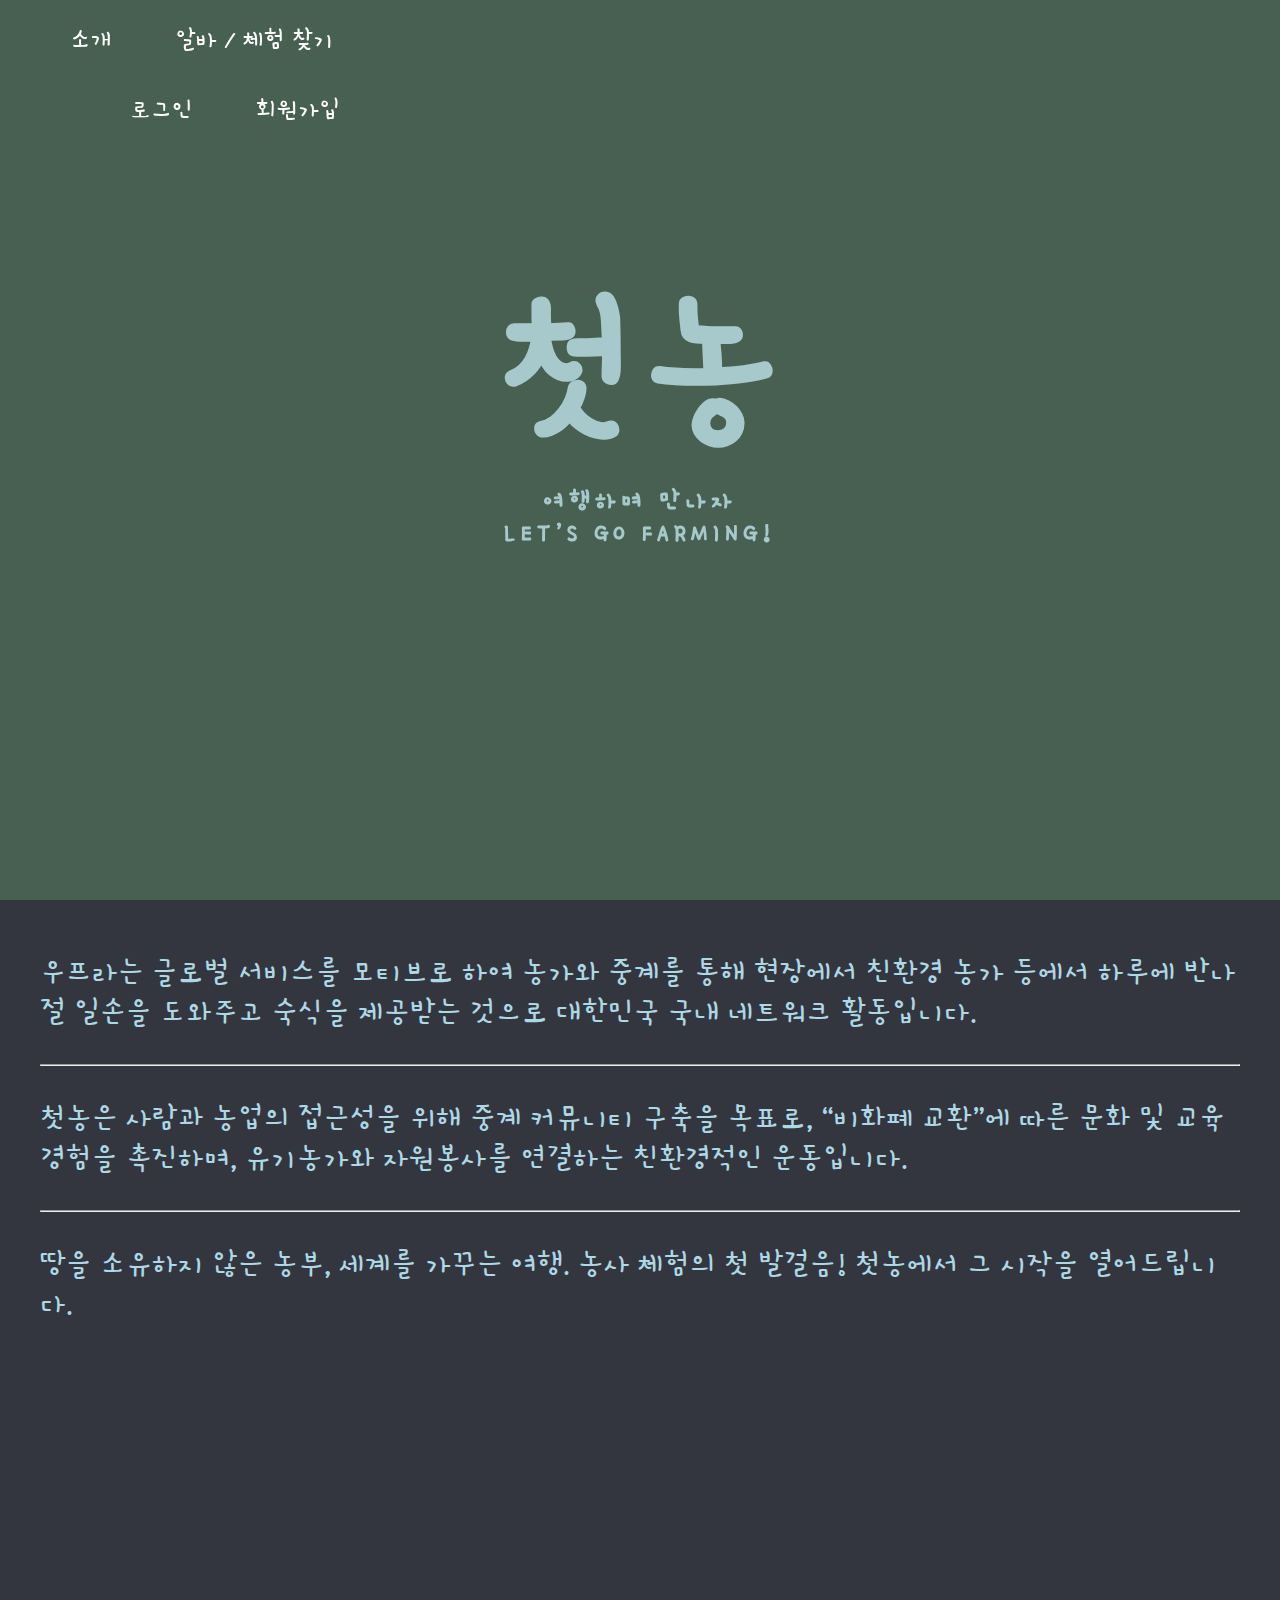
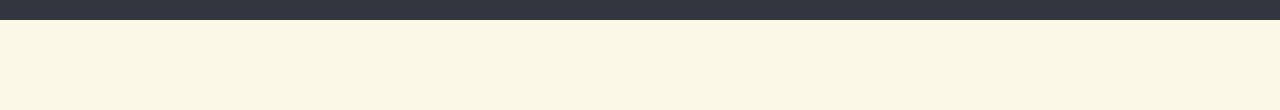
<file: index.html>
<!DOCTYPE html>
<html lang="en">

<head>
    <meta charset="UTF-8">
    <meta http-equiv="X-UA-Compatible" content="IE=edge">
    <meta name="viewport" content="width=device-width, initial-scale=1.0">

    <title>첫농 | 소개</title>

    <!-- CSS -->
    <link rel="stylesheet" href="./css/index.css" />
    <link href="https://cdn.jsdelivr.net/npm/bootstrap@5.1.3/dist/css/bootstrap.min.css" rel="stylesheet"
        integrity="sha384-1BmE4kWBq78iYhFldvKuhfTAU6auU8tT94WrHftjDbrCEXSU1oBoqyl2QvZ6jIW3" crossorigin="anonymous">

    <!-- JS -->
    <script src="//t1.daumcdn.net/mapjsapi/bundle/postcode/prod/postcode.v2.js"></script>
    <script src="https://cdn.jsdelivr.net/npm/bootstrap@5.1.3/dist/js/bootstrap.bundle.min.js"
        integrity="sha384-ka7Sk0Gln4gmtz2MlQnikT1wXgYsOg+OMhuP+IlRH9sENBO0LRn5q+8nbTov4+1p" crossorigin="anonymous">
        </script>
    <script src="https://ajax.googleapis.com/ajax/libs/jquery/3.5.1/jquery.min.js"></script>
    <script src="./js/style_js/index.js"></script>
</head>

<body style="background-color: #FCF8E8;">
    <!-- 네비게이션 바 -->
    <header>
        <nav class="navbar fixed-top navbar-light" style="padding-top: 0; padding-bottom: 0;" id="navigationBar">
            <ul>
                <li class="btn_hover">
                    <a href="index.html" class="link">소개</a>
                </li>
                <li class="btn_hover">
                    <a href="search_article.html" class="link">알바 / 체험 찾기</a>
                </li>
                <li class="btn_hover">
                    <a href="articleupload.html" class="link" id="a_article">공고 등록</a>
                </li>
            </ul>
            <ul>
                <li class="btn_hover">
                    <a id="a_mypage" class="link" onclick="handle_enter_mypage()">
                        마이페이지
                    </a>
                </li>
                <li class="btn_hover">
                    <a id="a_logout" class="nav-logout" onclick="handle_logout()">
                        로그아웃
                    </a>
                </li>
                <li class="btn_hover">
                    <a id="a_login" class="nav-signin" href="signin.html">
                        로그인
                    </a>
                </li>
                <li class="btn_hover">
                    <a id="a_signup" class="nav-signup" href="signup.html">
                        회원가입
                    </a>
                </li>
            </ul>
        </nav>
        <div class="overlay">
            <div class="parallax" style="font-family: 'Gamja Flower', cursive;">
                <h1>첫농<span>여행하며 만나자</span><span>Let’s go Farming!</span></h1>
                <div class="one"></div>
                <div class="two"></div>
                <div class="three"></div>
                <div class="four"></div>
                <div class="five"></div>
            </div>
        </div>
    </header>
    <main>
        <div class="container">
            <p>우프라는 글로벌 서비스를 모티브로 하여 농가와 중계를 통해 현장에서 친환경 농가 등에서 하루에 반나절 일손을 도와주고 숙식을 제공받는 것으로 대한민국 국내 네트워크 활동입니다.</p>
            <hr>
            <p>첫농은 사람과 농업의 접근성을 위해 중계 커뮤니티 구축을 목표로, “비화폐 교환”에 따른 문화 및 교육 경험을 촉진하며, 유기농가와 자원봉사를 연결하는 친환경적인 운동입니다.</p>
            <hr>
            <p>땅을 소유하지 않은 농부, 세계를 가꾸는 여행. 농사 체험의 첫 발걸음! 첫농에서 그 시작을 열어드립니다.</p>
        </div>
    </main>
    <footer>
        <p>Copyright All Rights Reserved © 2022 Team Sparta Camp 2th</p>
    </footer>

    <!-- active js -->
    <script src="./js/nav.js"></script>
</body>

</html>
</file>
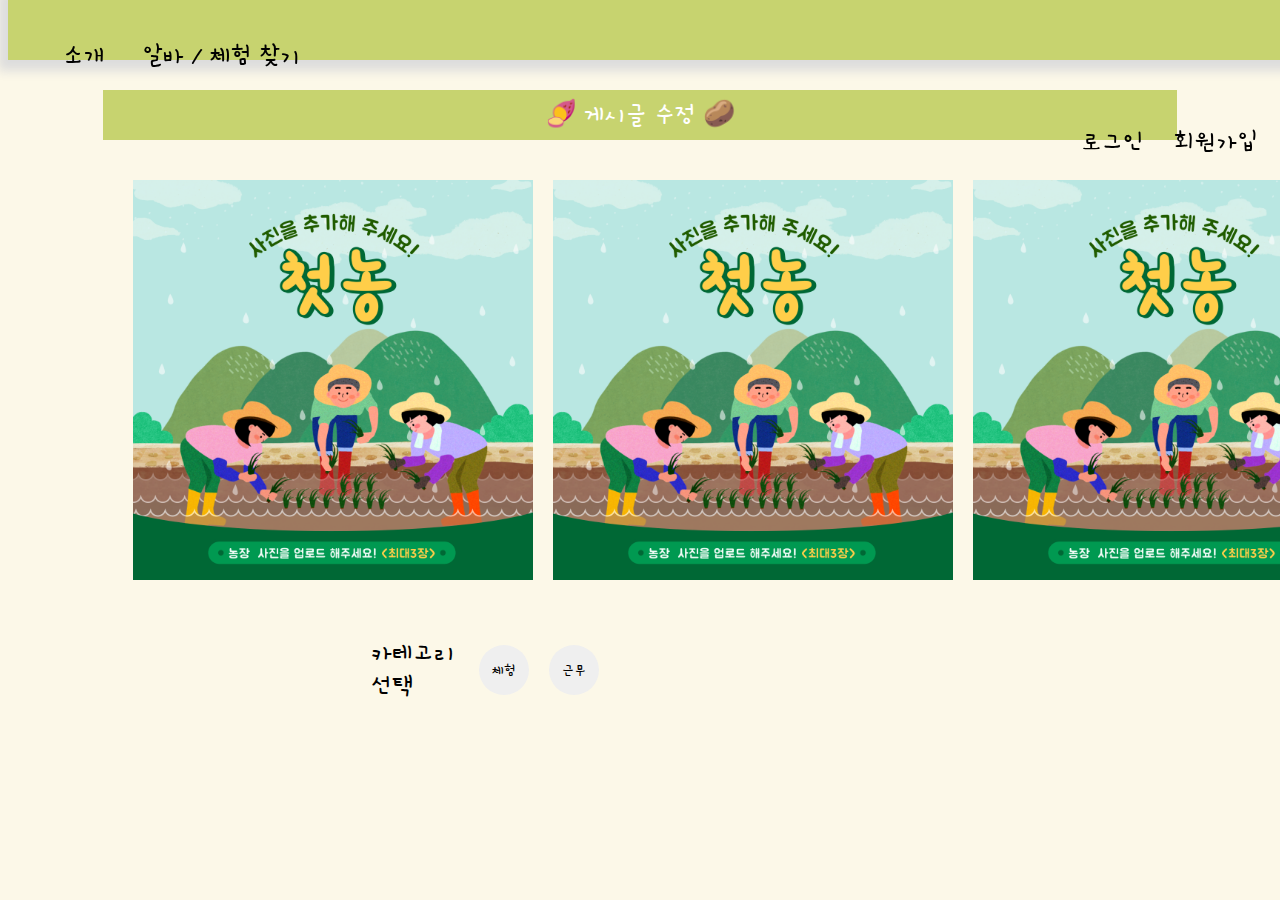
<file: article_edit.html>
<!doctype html>
<html lang="en">

<head>
    <meta charset="UTF-8">
    <meta http-equiv="X-UA-Compatible" content="IE=edge">
    <meta name="viewport"
        content="width=device-width, initial-scale=1.0, maximum-scale=1.0, minimum-scale=1.0, user-scalable=no">
    <meta http-equiv="X-UA-Compatible" content="ie=edge">

    <link href="css/articleupload.css" rel="stylesheet" type="text/css" />
    <script src="//t1.daumcdn.net/mapjsapi/bundle/postcode/prod/postcode.v2.js"></script>
    <script src="https://ajax.googleapis.com/ajax/libs/jquery/3.5.1/jquery.min.js"></script>

    <link rel="stylesheet" href="./css/nav.css" />
    <link href="https://cdn.jsdelivr.net/npm/bootstrap@5.1.3/dist/css/bootstrap.min.css" rel="stylesheet"
        integrity="sha384-1BmE4kWBq78iYhFldvKuhfTAU6auU8tT94WrHftjDbrCEXSU1oBoqyl2QvZ6jIW3" crossorigin="anonymous">
    <title>게시글 수정</title>
</head>

<body style="background-color: #FCF8E8;">
    <header style="z-index: 1000;">
        <nav class="navbar fixed-top navbar-light bg-light"
            style="background-color: #C7D36F; padding-top: 0; padding-bottom: 0;" id="navigationBar">
            <ul>
                <li>
                    <a href="index.html" class="link">소개</a>
                </li>
                <li>
                    <a href="search_article.html" class="link">알바 / 체험 찾기</a>
                </li>
                <li>
                    <a href="articleupload.html" class="link" id="a_article">공고 등록</a>
                </li>
            </ul>
            <ul>
                <li>
                    <a id="a_logout" style="float:right; margin-right:15px;" onclick="handle_logout()">
                        로그아웃
                    </a>
                </li>
                <li>
                    <a id="a_mypage" style="float:right;" onclick="handle_enter_mypage()" class="link">
                        마이페이지
                    </a>
                </li>
                <li>
                    <a id="a_signup" style="float:right; margin-right: 15px;" class="nav-signup" href="signup.html">
                        회원가입
                    </a>
                </li>
                <li>
                    <a id="a_login" style="float:right" class="nav-signin" href="signin.html">
                        로그인
                    </a>
                </li>
            </ul>
        </nav>
    </header>
    <div class="main_container">
        <!-- 타이틀 -->
        <div class="title_container" id="title_container">
            <div class="title">
                🍠 게시글 수정 🥔
            </div>
        </div>
        <!-- 이미지  -->
        <div class="file_upload_container">
            <div class="file_upload">
                <input class="file_choice" type="file" id="img" name="imageSelector"
                    accept="image/jpeg, image/jpg, image/png" multiple>
                <img class="img_read" src="img/upload.png" id="img_section">
            </div>
            <div class="file_upload">
                <input class="file_choice" type="file" id="img2" name="imageSelector"
                    accept="image/jpeg, image/jpg, image/png" multiple>
                <img class="img_read" src="img/upload.png" id="img_section2">
            </div>
            <div class="file_upload">
                <input class="file_choice" type="file" id="img3" name="imageSelector"
                    accept="image/jpeg, image/jpg, image/png" multiple>
                <img class="img_read" src="img/upload.png" id="img_section3">
            </div>
        </div>

        <div class="top_box">
            <!-- 왼쪽 화면 -->
            <div class="top_left" id="value">

                <!-- 메인박스 -->

                <div class="category_box">
                    <div class="category_title">카테고리 선택</div>
                    <div class="category_input_box">
                        <button class="category_button" id="category1">체험</button>
                        <button class="category_button" id="category2">근무</button>
                    </div>
                </div>
            </div>
        </div>

        <script src="js/article_edit.js"></script>
        <script src="./js/nav.js"></script>
</body>

</html>
</file>
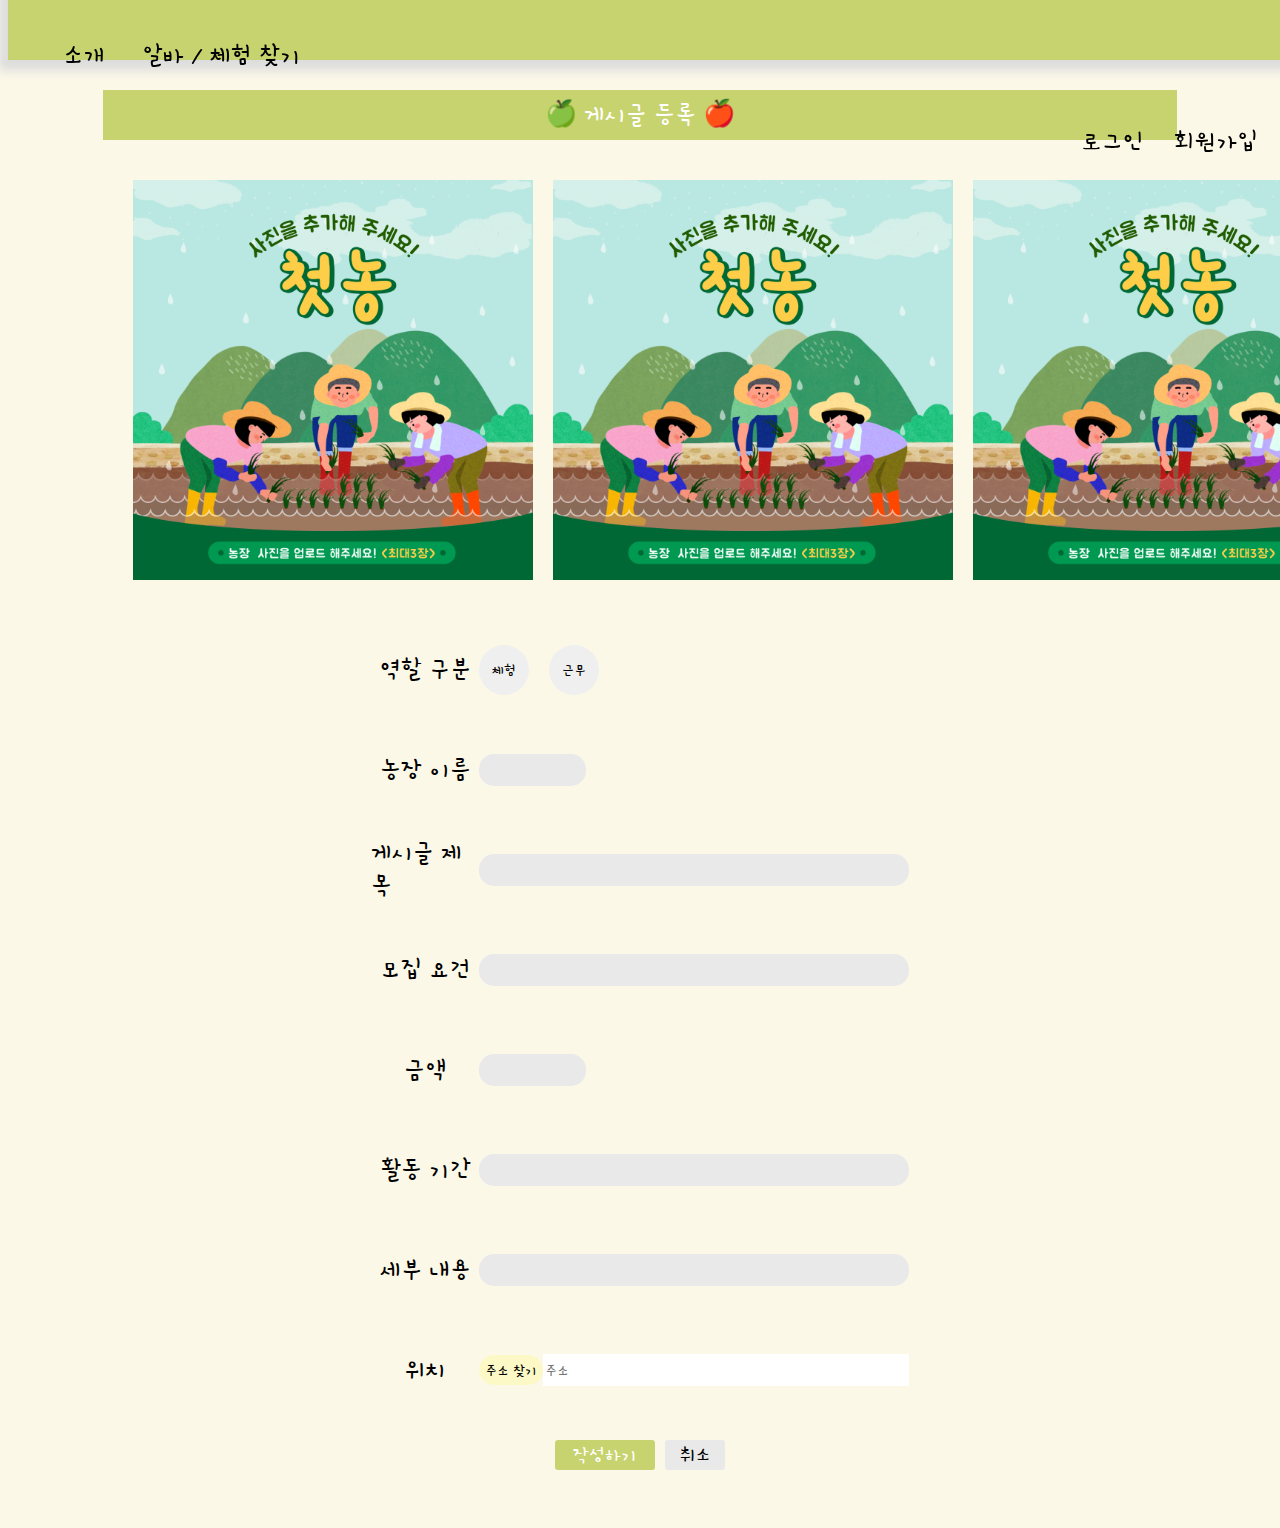
<file: articleupload.html>
<!doctype html>
<html lang="en">

<head>
    <meta charset="UTF-8">
    <meta http-equiv="X-UA-Compatible" content="IE=edge">
    <meta name="viewport"
        content="width=device-width, initial-scale=1.0, maximum-scale=1.0, minimum-scale=1.0, user-scalable=no">
    <meta http-equiv="X-UA-Compatible" content="ie=edge">
    <script src="//t1.daumcdn.net/mapjsapi/bundle/postcode/prod/postcode.v2.js"></script>
    <script src="https://ajax.googleapis.com/ajax/libs/jquery/3.5.1/jquery.min.js"></script>

    <link href="https://fonts.googleapis.com/css2?family=Gamja+Flower&family=Jua&display=swap" rel="stylesheet">
    
    <link href="css/articleupload.css" rel="stylesheet" type="text/css" />
    <link rel="stylesheet" href="./css/nav.css" />
    <link href="https://cdn.jsdelivr.net/npm/bootstrap@5.1.3/dist/css/bootstrap.min.css" rel="stylesheet"
        integrity="sha384-1BmE4kWBq78iYhFldvKuhfTAU6auU8tT94WrHftjDbrCEXSU1oBoqyl2QvZ6jIW3" crossorigin="anonymous">

    <title>게시글 등록</title>
</head>

<body style="background-color: #FCF8E8;">
    <header style="z-index: 1000;">
        <nav class="navbar fixed-top navbar-light" style="background-color: #C7D36F; padding-top: 0; padding-bottom: 0;" id="navigationBar">
            <ul>
                <li>
                    <a href="index.html" class="link">소개</a>
                </li>
                <li>
                    <a href="search_article.html" class="link">알바 / 체험 찾기</a>
                </li>
                <li>
                    <a href="articleupload.html" class="link" id="a_article">공고 등록</a>
                </li>
            </ul>
            <ul>
                <li>
                    <a id="a_logout" style="float:right; margin-right:15px;" onclick="handle_logout()">
                        로그아웃
                    </a>
                </li>
                <li>
                    <a id="a_mypage" style="float:right;" onclick="handle_enter_mypage()" class="link">
                        마이페이지
                    </a>
                </li>
                <li>
                    <a id="a_signup" style="float:right; margin-right: 15px;" class="nav-signup" href="signup.html">
                        회원가입
                    </a>
                </li>
                <li>
                    <a id="a_login" style="float:right" class="nav-signin" href="signin.html">
                        로그인
                    </a>
                </li>
            </ul>
        </nav>
    </header>
    <div class="main_container">
        <!-- 타이틀 -->
        <div class="title_container" id="title_container">
            <div class="title" >
                🍏 게시글 등록 🍎
            </div>
        </div>
        <!-- 이미지  -->
        <div class="file_upload_container">
            <div class="file_upload">
                <input class="file_choice" type="file" id="img" name="imageSelector"
                    accept="image/jpeg, image/jpg, image/png" multiple>
                <img class="img_read" src="img/upload.png" id="img_section">
            </div>
            <div class="file_upload">
                <input class="file_choice" type="file" id="img2" name="imageSelector"
                    accept="image/jpeg, image/jpg, image/png" multiple>
                <img class="img_read" src="img/upload.png" id="img_section2">
            </div>
            <div class="file_upload">
                <input class="file_choice" type="file" id="img3" name="imageSelector"
                    accept="image/jpeg, image/jpg, image/png" multiple>
                <img class="img_read" src="img/upload.png" id="img_section3">
            </div>
        </div>
        <div class="top_box">
            <!-- 왼쪽 화면 -->
            <div class="top_left">
                
                <!-- 메인박스 -->
                <div class="category_box">
                    <div class="category_title">역할 구분</div>
                    <div class="category_input_box">
                        <button class="category_button" id="category1">체험</button>
                        <button class="category_button" id="category2">근무</button>
                        <input class="category_input" type="text" id="article_category" name="article_category"
                            placeholder="선택">
                    </div>
                </div>
                <div class="name_box">
                    <div class="name_title">농장 이름</div>
                    <div class="name_input_box">
                        <input class="name_input" type="text" id="farm_name" placeholder="">
                    </div>
                </div>
                <div class="title_box">
                    <div class="title_title">게시글 제목</div>
                    <div class="title_input_box">
                        <input class="title_input" type="text" id="title" placeholder="">
                    </div>
                </div>
                <div class="requirement_box">
                    <div class="requirement_title">모집 요건</div>
                    <div class="requirement_input_box">
                        <input class="requirement_input" type="text" id="requirement" placeholder="">
                    </div>
                </div>
                <div class="cost_box">
                    <div class="cost_title">금액</div>
                    <div class="cost_input_box">
                        <input class="cost_input" type="text" id="cost" placeholder="">
                    </div>
                </div>
                <div class="period_box">
                    <div class="period_title">활동 기간</div>
                    <div class="period_input_box">
                        <input class="period_input" type="text" id="period" placeholder="">
                    </div>
                </div>
                <div class="desc_box">
                    <div class="desc_title">세부 내용</div>
                    <div class="desc_input_box">
                        <input class="desc_input" type="text" id="desc" placeholder="">
                    </div>
                </div>
                <div class="location_box">
                    <div class="location_title">위치</div>
                    <div class="location_input_box">
                        <input class="location_find" type="button" onclick="sample4_execDaumPostcode()"
                            value="주소 찾기"><br>
                        <input class="location_road" type="text" id="sample4_roadAddress" placeholder="주소">
                    </div>
                </div>
                
                <!-- 제출 -->
                <div class="submit_box">
                    <button type="button" class="submit_button" onclick="post_articledetail()">작성하기</button>
                    <button type="button" class="cancel_button" onclick="history.back()">취소</button>
                </div>
            </div>
        </div>


        <script src="js/articleupload.js"></script>
        <script src="./js/nav.js"></script>
</body>
</html>
</file>
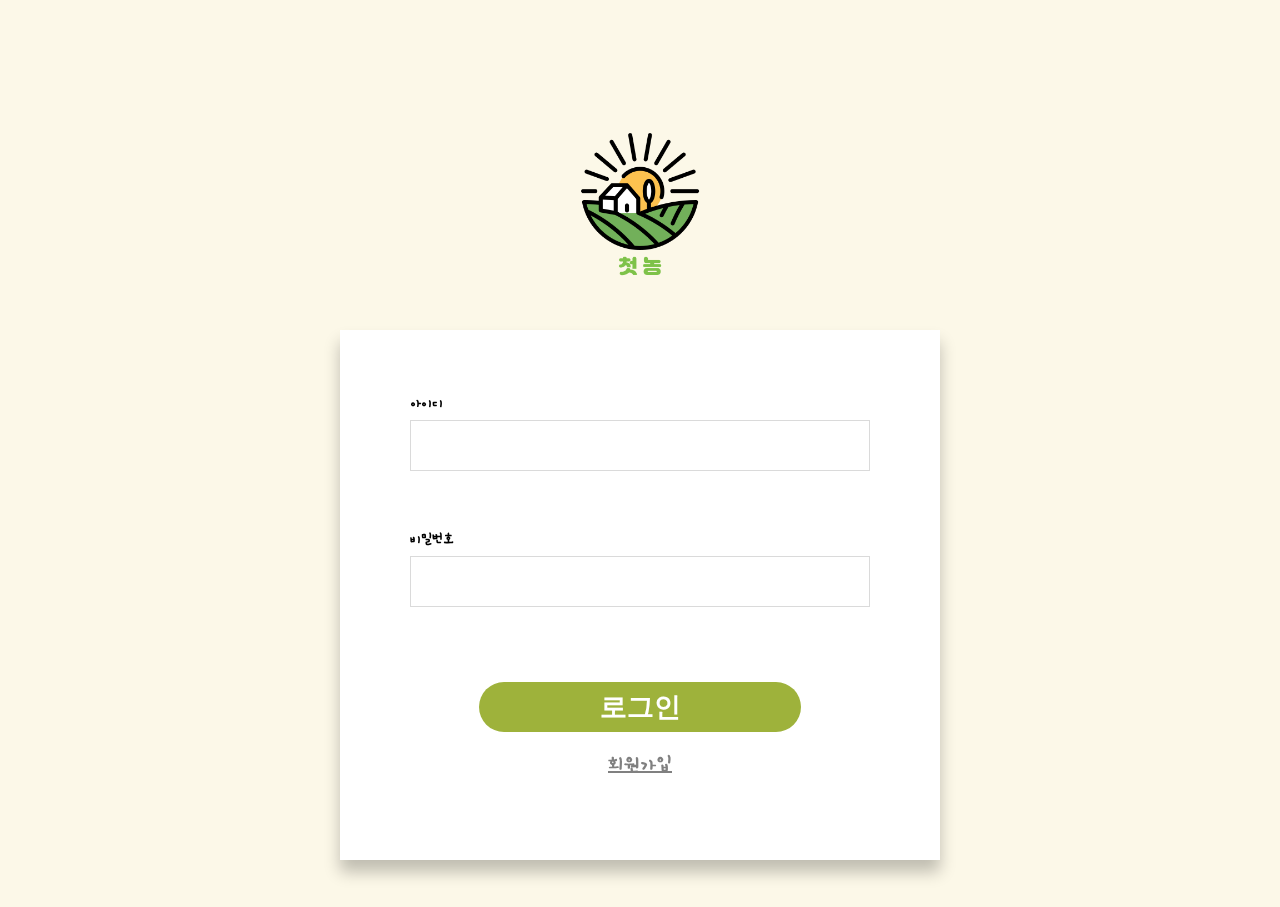
<file: signin.html>
<!DOCTYPE html>
<html lnag="ko">

<head>
    <meta charset="UTF-8">

    <title>첫농 | 로그인</title>

    <!-- CSS -->
    <link rel="stylesheet" href="./css/sign_in_up_css/sign_in.css">
    <link rel="stylesheet" href="./css/nav.css" />
    <link href="https://cdn.jsdelivr.net/npm/bootstrap@5.1.3/dist/css/bootstrap.min.css" rel="stylesheet"
        integrity="sha384-1BmE4kWBq78iYhFldvKuhfTAU6auU8tT94WrHftjDbrCEXSU1oBoqyl2QvZ6jIW3" crossorigin="anonymous">

    <!-- Server JS -->
    <script src="//t1.daumcdn.net/mapjsapi/bundle/postcode/prod/postcode.v2.js"></script>
    <script src="https://cdn.jsdelivr.net/npm/bootstrap@5.1.3/dist/js/bootstrap.bundle.min.js"
        integrity="sha384-ka7Sk0Gln4gmtz2MlQnikT1wXgYsOg+OMhuP+IlRH9sENBO0LRn5q+8nbTov4+1p" crossorigin="anonymous">
        </script>
    <script src="https://ajax.googleapis.com/ajax/libs/jquery/3.5.1/jquery.min.js"></script>
    <script src="https://developers.kakao.com/sdk/js/kakao.js"></script>

    <!-- 비동기 JS -->
    <script src="./js/auth.js"></script>
</head>

<body style="background-color: #FCF8E8;">
    <!-- 네비바 -->
    <header style="z-index: 1000;">
        <nav class="navbar fixed-top navbar-light" style="background-color: #C7D36F; padding-top: 0; padding-bottom: 0;"
            id="navigationBar">
            <ul>
                <li class="btn_hover">
                    <a href="index.html" class="link">소개</a>
                </li>
                <li class="btn_hover">
                    <a href="search_article.html" class="link">알바 / 체험 찾기</a>
                </li>
                <li class="btn_hover">
                    <a href="articleupload.html" class="link" id="a_article">공고 등록</a>
                </li>
            </ul>
            <ul>
                <li class="btn_hover">
                    <a id="a_mypage" href="farmer.html" class="link">
                        마이페이지
                    </a>
                </li>
                <li class="btn_hover">
                    <a id="a_logout" class="nav-logout" onclick="handle_logout()">
                        로그아웃
                    </a>
                </li>
                <li class="btn_hover">
                    <a id="a_login" class="nav-signin" href="signin.html">
                        로그인
                    </a>
                </li>
                <li class="btn_hover">
                    <a id="a_signup" class="nav-signup" href="signup.html">
                        회원가입
                    </a>
                </li>
            </ul>
        </nav>
    </header>
    <!-- wrapper -->
    <div id="wrapper">
        <!-- header_1 -->
        <div id="header" style="display: flex; flex-direction: column; align-items: center; ">
            <img style="width: 150px; height: 150px;" src="./img/first_farm_logo.png">
        </div>
        <!-- content-->
        <div id="content">
            <div id="content_box">
                <form id="login_form">
                    <!-- ID -->
                    <div class="input_form" style="margin-bottom: 20px;">
                        <h3 class="join_title">
                            <label for="id">아이디</label>
                        </h3>
                        <span class="box int_id">
                            <input type="text" id="id" class="int" maxlength="20">
                        </span>
                        <span class="error_next_box"></span>
                    </div>
                    <!-- PW1 -->
                    <div class="input_form">
                        <h3 class="join_title"><label for="pswd1">비밀번호</label></h3>
                        <span class="box int_pass">
                            <input type="password" id="pswd1" class="int" maxlength="20">
                        </span>
                        <span class="error_next_box"></span>
                    </div>
                </form>
                <!-- JOIN BTN -->
                <div class="btn_area">
                    <button type="button" id="btnJoin" onclick="handle_signin()">
                        <span>로그인</span>
                    </button>
                </div>
                <!-- service BTN -->
                <div class="service_btn">
                    <a href="#" onclick="location.href='signup.html'" target='_blank'>회원가입</a>
                </div>
            </div>
        </div>
        <!-- content-->
        <!-- footer-->
    </div>
    <!-- wrapper -->

    <!-- 동기 JS -->
    <script src="./js/sign_in_up_js/sign_in.js"></script>
    <script src="./js/nav.js"></script>
</body>

</html>
</file>
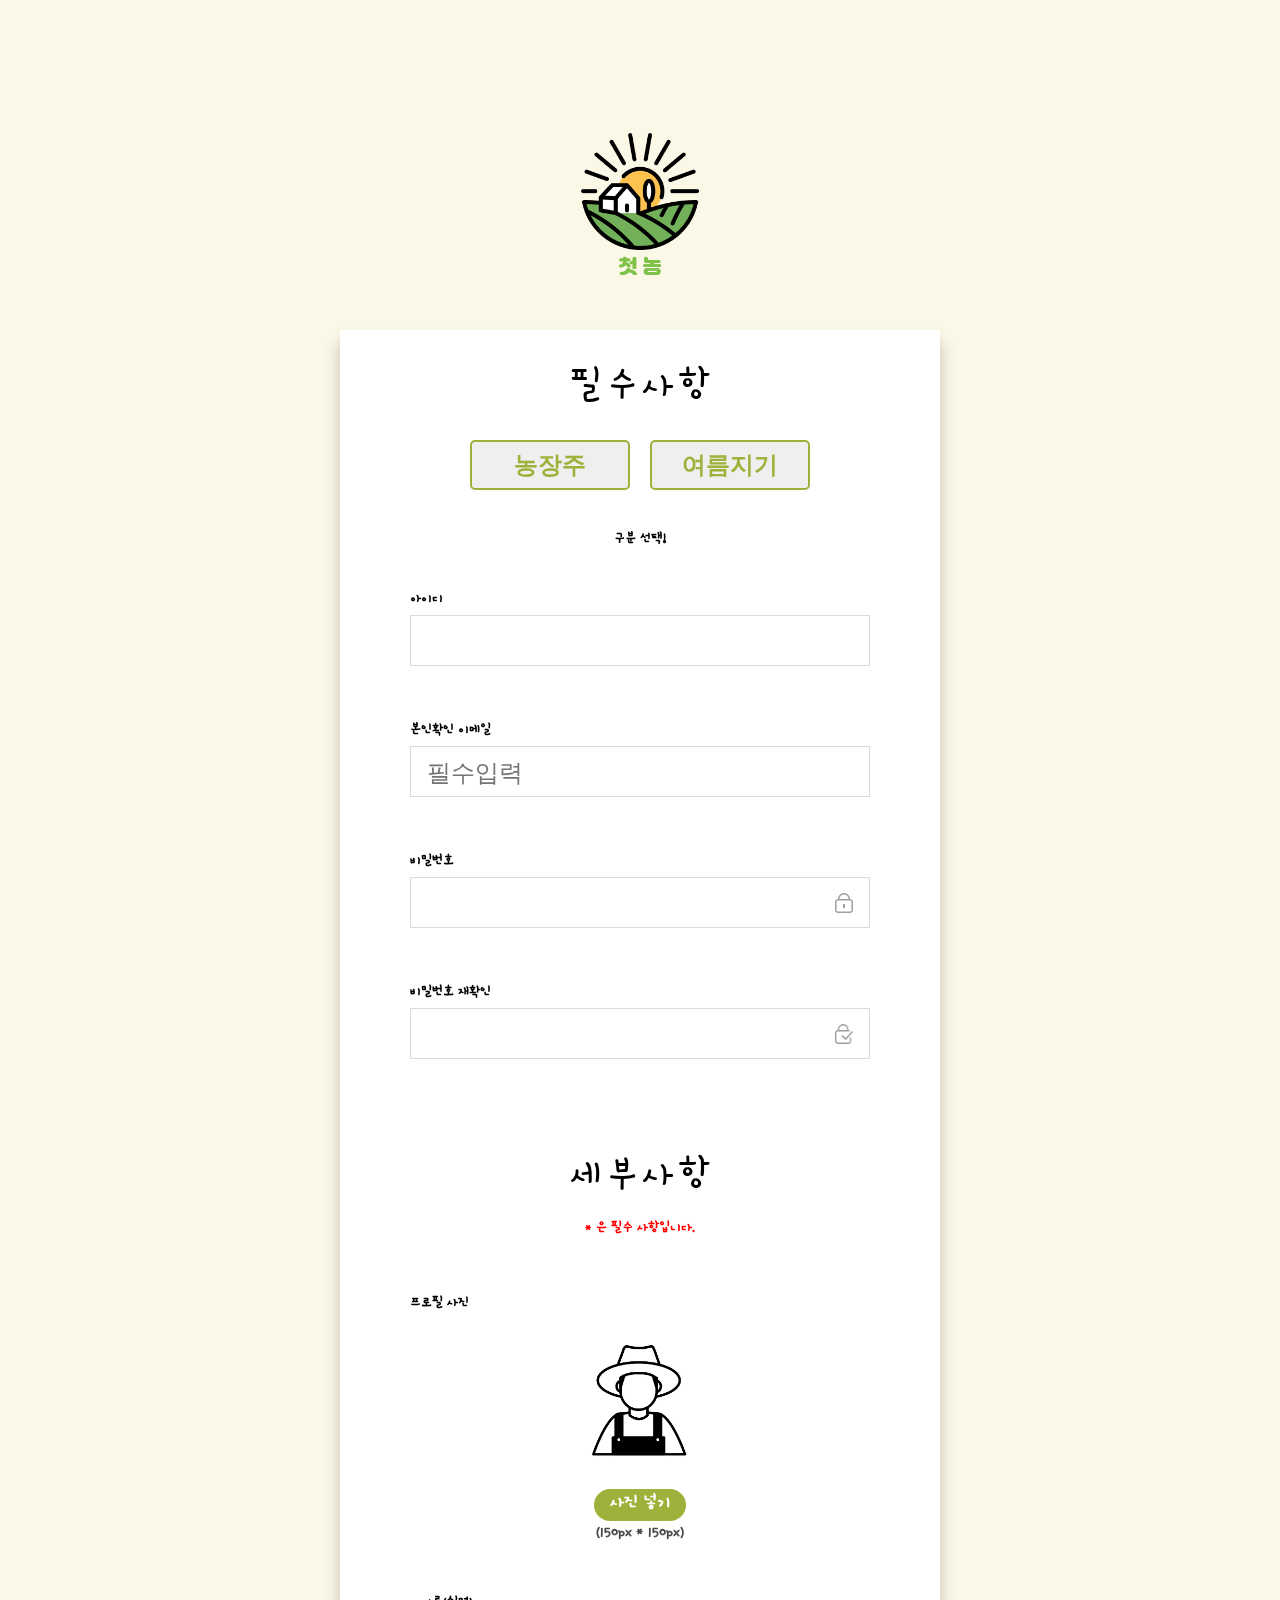
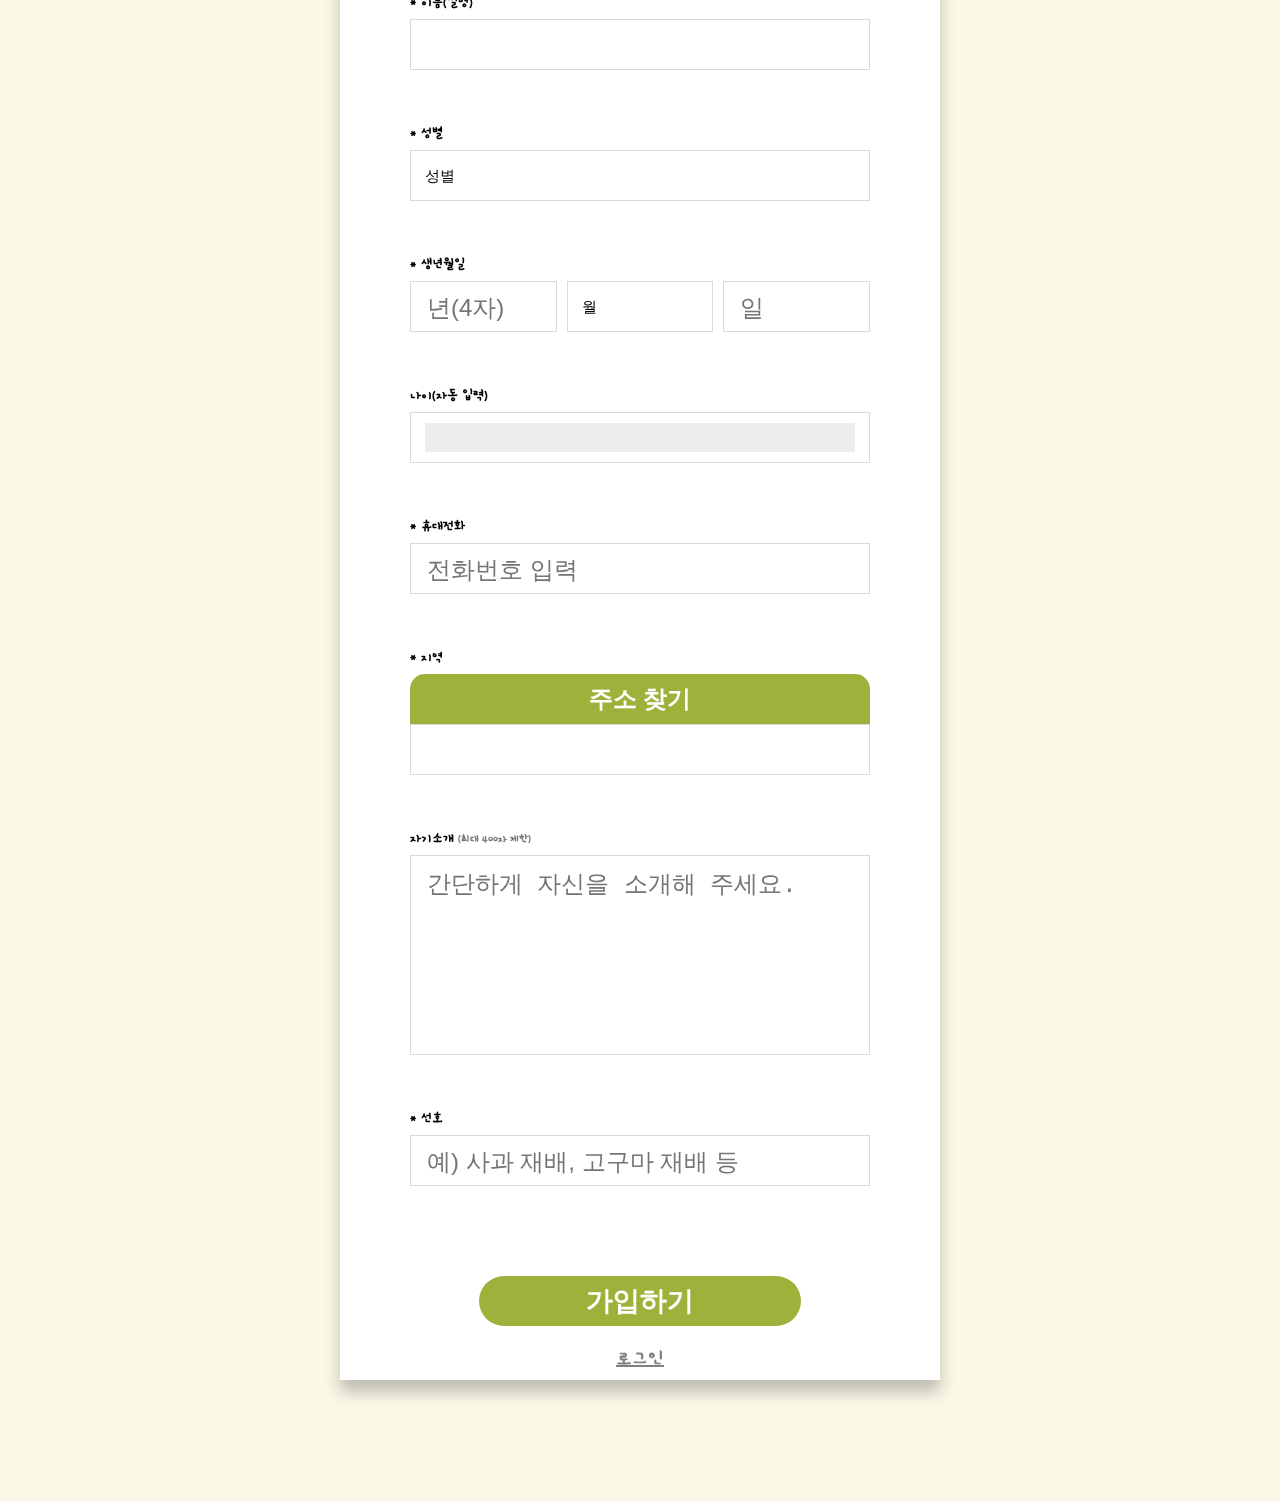
<file: signup.html>
<!DOCTYPE html>
<html lnag="ko">

<head>
    <meta charset="UTF-8">

    <title>첫농 | 회원가입</title>

    <!-- CSS -->
    <link rel="stylesheet" href="./css/sign_in_up_css/style_text.css">
    <link rel="stylesheet" href="./css/sign_in_up_css/sign_up.css">
    <link rel="stylesheet" href="./css/nav.css" />
    <link href="https://cdn.jsdelivr.net/npm/bootstrap@5.1.3/dist/css/bootstrap.min.css" rel="stylesheet"
        integrity="sha384-1BmE4kWBq78iYhFldvKuhfTAU6auU8tT94WrHftjDbrCEXSU1oBoqyl2QvZ6jIW3" crossorigin="anonymous">

    <!-- Server JS -->
    <script src="//t1.daumcdn.net/mapjsapi/bundle/postcode/prod/postcode.v2.js"></script>
    <script src="https://cdn.jsdelivr.net/npm/bootstrap@5.1.3/dist/js/bootstrap.bundle.min.js"
        integrity="sha384-ka7Sk0Gln4gmtz2MlQnikT1wXgYsOg+OMhuP+IlRH9sENBO0LRn5q+8nbTov4+1p" crossorigin="anonymous">
        </script>
    <script src="https://ajax.googleapis.com/ajax/libs/jquery/3.5.1/jquery.min.js"></script>

    <!-- 비동기 JS -->

</head>

<body style="background-color: #FCF8E8;">
    <header style="z-index: 1000;">
        <nav class="navbar fixed-top navbar-light" style="background-color: #C7D36F; padding-top: 0; padding-bottom: 0;"
            id="navigationBar">
            <ul>
                <li class="btn_hover">
                    <a href="index.html" class="link">소개</a>
                </li>
                <li class="btn_hover">
                    <a href="search_article.html" class="link">알바 / 체험 찾기</a>
                </li>
                <li class="btn_hover">
                    <a href="articleupload.html" class="link" id="a_article">공고 등록</a>
                </li>
            </ul>
            <ul>
                <li class="btn_hover">
                    <a id="a_mypage" href="farmer.html" class="link">
                        마이페이지
                    </a>
                </li>
                <li class="btn_hover">
                    <a id="a_logout" class="nav-logout" onclick="handle_logout()">
                        로그아웃
                    </a>
                </li>
                <li class="btn_hover">
                    <a id="a_login" class="nav-signin" href="signin.html">
                        로그인
                    </a>
                </li>
                <li class="btn_hover">
                    <a id="a_signup" class="nav-signup" href="signup.html">
                        회원가입
                    </a>
                </li>
            </ul>
        </nav>
    </header>

    <!-- wrapper -->
    <div id="wrapper">
        <!-- header_1 -->
        <div id="header" style="display: flex; flex-direction: column; align-items: center; ">
            <img style="width: 150px; height: 150px;" src="./img/first_farm_logo.png">
        </div>
        <!-- content-->
        <div id="content">
            <div id="content_box">
                <!-- header_1 -->
                <div id="header_2">
                    <div class="waviy">
                        <span style="--i:1">필</span>
                        <span style="--i:2">수</span>
                        <span style="--i:3">사</span>
                        <span style="--i:4">항</span>
                    </div>
                </div>
                <!-- CATEGORY-->
                <div class="category">
                    <div>
                        <button class="category_btn" id="category_value" value="1">농장주
                        </button>
                    </div>
                    <div>
                        <button class="category_btn" id="category_value" value="2">여름지기
                        </button>
                    </div>
                </div>
                <h3 class="join_title" style="text-align:center; padding-top: 20px;">
                    <label for="">구분 선택!</label><br>
                </h3>
                <!-- ID -->
                <div class="input_form">
                    <h3 class="join_title">
                        <label for="id">아이디</label>
                    </h3>
                    <span class="box int_id">
                        <input type="text" id="id" class="int" maxlength="20">
                    </span>
                    <span class="error_next_box"></span>
                </div>
                <!-- EMAIL -->
                <div class="input_form">
                    <h3 class="join_title">
                        <label for="email">본인확인 이메일</label>
                    </h3>
                    <span class="box int_email">
                        <input type="text" id="email" class="int" maxlength="100" placeholder="필수입력">
                    </span>
                    <span class="error_next_box"></span>
                </div>
                <!-- PW1 -->
                <div class="input_form">
                    <h3 class="join_title"><label for="pswd1">비밀번호</label></h3>
                    <span class="box int_pass">
                        <input type="password" id="pswd1" class="int" maxlength="20">
                        <span id="alertTxt">사용불가</span>
                        <img src="./img/style_sign_in_up_images/m_icon_pass.png" id="pswd1_img1" class="pswdImg">
                    </span>
                    <span class="error_next_box"></span>
                </div>
                <!-- PW2 -->
                <div class="input_form">
                    <h3 class="join_title"><label for="pswd2">비밀번호 재확인</label></h3>
                    <span class="box int_pass_check">
                        <input type="password" id="pswd2" class="int" maxlength="20">
                        <img src="./img/style_sign_in_up_images/m_icon_check_disable.png" id="pswd2_img1"
                            class="pswdImg">
                    </span>
                    <span class="error_next_box"></span>
                </div>
                <!-- header_2 -->
                <div id="header_3">
                    <div class="waviy">
                        <span style="--i:1">세</span>
                        <span style="--i:2">부</span>
                        <span style="--i:3">사</span>
                        <span style="--i:4">항</span>
                    </div>
                    <h3 style="color: red">* 은 필수 사항입니다.</h3>
                </div>
                <!-- PICTURE -->
                <h3 class="join_title"><label for="">프로필 사진</label></h3>
                <div class="box_container">
                    <div class="box_img">
                        <img id="default_img" class="int_img" src="./img/style_sign_in_up_images/form_profile_img.png"
                            type="file">
                    </div>
                    <div class="img_btn_container">
                        <input style="display: none;" id="input_img" class="img_find" type="file"
                            accept="image/jpeg, image/jpg, image/png" required multiple onclick="">
                        <div id="btnJoin_img" class="upload">사진 넣기</div>
                        <span style="font-weight: bold; font-size: 16px; color:rgb(75, 75, 75)">(150px * 150px)</span>
                    </div>
                </div>
                <!-- NAME -->
                <div class="input_form">
                    <h3 class="join_title"><label for="fullname">* 이름(실명)</label></h3>
                    <span class="box int_name">
                        <input type="text" id="fullname" class="int" maxlength="20">
                    </span>
                    <span class="error_next_box"></span>
                </div>
                <!-- GENDER -->
                <div class="input_form">
                    <h3 class="join_title"><label for="gender">* 성별</label></h3>
                    <span class="box gender_code">
                        <select id="gender" class="sel">
                            <option>성별</option>
                            <option value="M">남자</option>
                            <option value="W">여자</option>
                        </select>
                    </span>
                    <span class="error_next_box">필수 정보입니다.</span>
                </div>
                <!-- BIRTH -->
                <div class="input_form">
                    <h3 class="join_title"><label for="yy">* 생년월일</label></h3>
                    <div id="bir_wrap">
                        <!-- BIRTH_YY -->
                        <div id="bir_yy">
                            <span class="box">
                                <input type="text" id="yy" class="int" maxlength="4" placeholder="년(4자)">
                        </div>
                        <!-- BIRTH_MM -->
                        <div id="bir_mm">
                            <span class="box">
                                <select id="mm" class="sel">
                                    <option>월</option>
                                    <option value="01">1</option>
                                    <option value="02">2</option>
                                    <option value="03">3</option>
                                    <option value="04">4</option>
                                    <option value="05">5</option>
                                    <option value="06">6</option>
                                    <option value="07">7</option>
                                    <option value="08">8</option>
                                    <option value="09">9</option>
                                    <option value="10">10</option>
                                    <option value="11">11</option>
                                    <option value="12">12</option>
                                </select>
                            </span>
                        </div>
                        <!-- BIRTH_DD -->
                        <div id="bir_dd">
                            <span class="box">
                                <input type="text" id="dd" class="int" maxlength="2" placeholder="일">
                            </span>
                        </div>
                    </div>
                    <span class="error_next_box"></span>
                </div>
                <!-- AGE -->
                <div class="input_form">
                    <h3 class="join_title"><label for="age">나이(자동 입력)</label></h3>
                    <span class="box">
                        <span type="text" id="age" class="int" maxlength="2" value="age"
                            style="display: flex; align-items: center; background-color: #ececec;">
                        </span>
                    </span>
                </div>
                <!-- MOBILE -->
                <div class="input_form">
                    <h3 class="join_title"><label for="phone_number">* 휴대전화</label></h3>
                    <span class="box int_mobile">
                        <input type="tel" id="phone_number" class="int" maxlength="16" placeholder="전화번호 입력">
                    </span>
                    <span class="error_next_box"></span>
                </div>
                <!-- LOCATION -->
                <div class="input_form">
                    <h3 class="join_title"><label for="locations">* 지역</label></h3>
                    <button class="location_find" id="btnJoin_location" type="button" onclick="serch_loaction()"
                        value="주소 찾기"><span>주소 찾기</span></button><br>
                    <span class="box" style="margin: auto;">
                        <span class="int" type="text" id="locations" placeholder="주소"
                            style="display: flex; align-items: center;"></span>
                    </span>
                </div>

                <!-- INTRODUCTION -->
                <div class="input_form">
                    <h3 class="join_title"><label for="introduction">자기소개</label> <span
                            style="font-size: 11px; color:rgb(119, 119, 119)">(최대 400자 제한)</span></h3>
                    <span class="box int_name" style="height: 200px;">
                        <textarea type="textarea" id="introduction" class="int" maxlength=400"
                            style="height: 170px; padding-top: 2px; word-break:break-all; resize: none;"
                            placeholder="간단하게 자신을 소개해 주세요."></textarea>
                    </span>
                </div>

                <!-- PREFER -->
                <div class="input_form">
                    <h3 class="join_title"><label for="prefer">* 선호</label></h3>
                    <span class="box int_name">
                        <input type="text" id="prefer" class="int" maxlength="20" placeholder="예) 사과 재배, 고구마 재배 등">
                    </span>
                    <span class="error_next_box"></span>
                </div>
                <!-- JOIN BTN-->
                <div class="btn_area">
                    <button type="button" id="btnJoin" onclick="handle_signup()">
                        <span>가입하기</span>
                    </button>
                </div>
                <!-- service BTN -->
                <div class="service_btn">
                    <a href="#" onclick="location.href='signin.html'" target='_blank'>로그인</a>
                </div>
            </div>
        </div>
        <!-- content-->
        <!-- footer-->
    </div>
    <!-- wrapper -->

    <!-- 동기 JS -->
    <script src="./js/auth.js"></script>
    <script src="./js/sign_in_up_js/sign_up.js"></script>
    <script src="./js/nav.js"></script>

</body>

</html>
</file>
<file: css/index.css>
@import url('https://fonts.googleapis.com/css2?family=Gamja+Flower&family=Jua&display=swap');

*,
*:before,
*:after {
    box-sizing: border-box;
}

body {
    margin: 0;
    font-family: 'Gamja Flower', cursive;
    font-size: 62.5%;
    background-color: #34363f;
}

::-webkit-scrollbar {
    width: 0;
}

header {
    position: relative;
    height: 100vh;
    overflow: hidden;
    display: flex;
    justify-content: center;
    align-items: center;
    background-color: #476052;
}

header .overlay {
    position: absolute;
    top: 0;
    left: 0;
    width: 100%;
    height: 100%;
}

header .overlay h1 {
    position: absolute;
    top: 45%;
    left: 50%;
    transform: translate(-50%, -50%);
    z-index: 4;
    margin: 0;
    text-transform: uppercase;
    text-align: center;
    font-size: 14vw;
    color: lightblue;
    mix-blend-mode: screen;
    opacity: 0.78;
}

@media (max-width: 768px) {
    header .overlay h1 {
        font-size: 4rem;
    }
}

@media (max-height: 500px) {
    header .overlay h1 {
        font-size: 6rem;
    }
}

header .overlay h1 span {
    display: block;
    letter-spacing: 5px;
    font-size: 2vw;
}

@media (max-width: 768px) {
    header .overlay h1 span {
        font-size: 1.25rem;
    }
}

header .parallax {
    position: relative;
    width: 100%;
    height: 100%;
}

header .parallax div {
    position: absolute;
    bottom: -15px;
    left: -15px;
    width: calc(100% + (15px * 2));
    height: calc(100% + (15px * 2));
    background-position: 0 100%;
    background-repeat: no-repeat;
    background-size: cover;
    transition: transform 200ms ease;
}

@media (max-height: 600px) {
    header .parallax div {
        background-size: 100%;
    }
}

header .parallax .one {
    background-image: url("https://tornis.robbowen.digital/img/mist.png");
    z-index: 4;
    animation: side 25s linear infinite;
}

header .parallax .two {
    background-image: url("https://tornis.robbowen.digital/img/tree_top.png");
    /* background-image: url("https://file.mk.co.kr/meet/neds/2013/07/image_readtop_2013_595188_1374023982982432.jpg"); */
    /* background-image: url("https://encrypted-tbn0.gstatic.com/images?q=tbn:ANd9GcTUPhfYr4WnbDZYoYym7u7DRy5TnIYNjwyciA&usqp=CAU"); */
    /* filter: brightness(60%); */
    z-index: 3;
}

header .parallax .three {
    background-image: url("https://tornis.robbowen.digital/img/mist.png");
    z-index: 2;
    animation: side 25s linear 5s infinite;
}

header .parallax .four {
    background-image: url("https://tornis.robbowen.digital/img/tree_mid.png");
    z-index: 1;
}

header .parallax .five {
    background-image: url("https://tornis.robbowen.digital/img/tree_base.jpg");
    z-index: 0;
}

@keyframes side {

    20%,
    60%,
    100% {
        transform: translateX(15px);
    }

    40%,
    80% {
        transform: translateX(-15px);
    }
}

main {
    position: relative;
    margin-bottom: 10vh;
    padding: 2em 4em;
    min-height: 80vh;
    background-color: #34363f;
}

main .container {
    position: relative;
    z-index: 2;
    font-family: 'Gamja Flower', cursive;
    font-size: 2rem;
    color: lightblue;
}

footer {
    position: fixed;
    bottom: 0;
    left: 0;
    right: 0;
    z-index: -1;
    display: flex;
    min-height: 10vh;
    justify-content: center;
    align-items: center;
    font-size: 1rem;
    color: lightblue;
    background-color: #282a31;
}

footer a {
    padding-bottom: 0.25em;
    text-decoration: none;
    border-bottom: 1px dashed lightblue;
    color: lightblue;
}


/* 네비게이션 바 */
#navigationBar {
    /* background: #fff; */
    /* box-shadow: 0px 1px 10px 10px #ddd; */
    height: 60px;
    text-align: left;
    width: 100%;
    position: fixed;
    top: 0;
    font-family: 'Gamja Flower', cursive;
}

#navigationBar>ul>li {
    display: inline;
}

#navigationBar>ul>li>a {
    color: #fff;
    /* font-weight: bold; */
    display: inline-block;
    height: 60px;
    line-height: 60px;
    margin: 0px;
    padding: 0px 15px;
    text-decoration: none;
    transition: color 0.3s ease-in;
    cursor: pointer;
    font-size: 26px;

    /* background-color: blueviolet; */
    transition: width 0.95s, height 1s;
}

#navigationBar>ul>li>a:hover {
    color: #C7D36F;
    font-weight: bold;
    /* background-color: #34363f; */
    
    /* width: 100%;
    height: 100%; */
    transition: width 1s, height 0.25s;
}


/*======= Button 2 =======*/

.btn_hover{
    padding: 24px 15px 15px 15px;
    /* margin: 10px 4px; */
    color: #fff;
    /* font-family: sans-serif; */
    text-transform: uppercase;
    text-align: center;
    position: relative;
    text-decoration: none;
    display: inline-block;
}

.btn_hover::before {
    content: "";
    position: absolute;
    top: 0;
    left: 0;
    display: block;
    width: 100%;
    height: 100%;
    z-index: -1;
    background-color: #000;
    -webkit-transform: scaleY(.3);
    transform: scaleY(.3);
    opacity: 0;
    transition: all .3s
}

.btn_hover:hover {
    color: #6098FF;
}

.btn_hover:hover::before {
    opacity: 1;
    background-color: rgba(169, 169, 169, 0.251);
    -webkit-transform: scaleY(1);
    transform: scaleY(1);
    transition: -webkit-transform .6s cubic-bezier(.08, .35, .13, 1.02), opacity .4s;
    transition: transform .6s cubic-bezier(.08, .35, .13, 1.02), opacity
}
</file>
<file: css/articleupload.css>
/* * {
   border: 1px solid red;
} */


/*컨셉 색상*/

/*
UI BASE1
#C7D36F

UI BASE2
#FCF9C6

UI BASE3
#E0DECA
*/

/* 폰트 링크(주아체, 감자꽃체) */
@import url('https://fonts.googleapis.com/css2?family=Gamja+Flower&family=Jua&display=swap');

*{
    font-family: 'Gamja Flower', cursive;
    font-size: 26px;
}

/*메인*/
.main_container{
    width: 85%;
    margin: auto;
}

.title_container{
    width: 100%;
    height: 50px;
    margin: 90px auto 0 auto;
    font-size: 28px;
    color: white;
    margin-bottom: 30px;
    border: none;
    background-color: #C7D36F;

    display: flex;
    justify-content: center;
    align-items: center;
}

.top_box{
    display: flex;
    flex-direction: row;
    justify-content: center;
    width: 100%;
    margin: auto;
    margin-top: 30px;
}

.top_left{
    width: 50%;
}

.category_box{
    width: 100%;
    height: 100px;
    display: flex;
    align-items: center;}

.category_title{
    width: 20%;
    height: 100px;
    display: flex;
    justify-content: center;
    align-items: center;
}

.catagory_hidden_box{
    height: 10px;
}

.category_input_box{
    width: 80%;
    height: 10px;
    display: flex;
    justify-content: start;
    align-items: center;
}

.category_button{
    font-size: 15px;
    width: 50px;
    height: 50px;
    margin-right: 20px;
    border-radius: 50%;
    border: 0;
}


.clicked {
    background-color: #C7D36F;
    color: orangered;
}

.category_input{
    display: none;
    height: 10px;
    font-size: 5px;
}

.name_box{
    width: 100%;
    height: 100px;
    display: flex;
    align-items: center;
}

.name_title{
    width: 20%;
    height: 100px;
    display: flex;
    justify-content: center;
    align-items: center;
}

.name_input_box{
    width: 20%;
    height: 100px;
    display: flex;
    justify-content: center;
    align-items: center;
}

.name_input{
    width: 100%;
    height: 30px;
    font-size: 15px;

    border: 0;
    border-radius: 15px;
    outline: none;
    padding-left: 10px;
    background-color: rgb(233, 233, 233);
}

.title_box{
    width: 100%;
    height: 100px;
    display: flex;
    align-items: center;
}

.title_title{
    width: 20%;
    height: 100px;
    display: flex;
    justify-content: center;
    align-items: center;
}

.title_input_box{
    width: 80%;
    height: 100px;
    display: flex;
    justify-content: center;
    align-items: center;
}

.title_input{
    width: 100%;
    height: 30px;
    font-size: 15px;

    border: 0;
    border-radius: 15px;
    outline: none;
    padding-left: 10px;
    background-color: rgb(233, 233, 233);
}


.requirement_box{
    width: 100%;
    height: 100px;
    display: flex;
    align-items: center;
}

.requirement_title{
    width: 20%;
    height: 100px;
    display: flex;
    justify-content: center;
    align-items: center;
}

.requirement_input_box{
    width: 80%;
    height: 100px;
    display: flex;
    justify-content: center;
    align-items: center;
}

.requirement_input{
    width: 100%;
    height: 30px;
    font-size: 15px;

    border: 0;
    border-radius: 15px;
    outline: none;
    padding-left: 10px;
    background-color: rgb(233, 233, 233);
}

.cost_box{
    width: 100%;
    height: 100px;
    display: flex;
    align-items: center;
}

.cost_title{
    width: 20%;
    height: 100px;
    display: flex;
    justify-content: center;
    align-items: center;
}

.cost_input_box{
    width: 20%;
    height: 100px;
    display: flex;
    justify-content: center;
    align-items: center;
}

.cost_input{
    width: 100%;
    height: 30px;
    font-size: 15px;

    border: 0;
    border-radius: 15px;
    outline: none;
    padding-left: 10px;
    background-color: rgb(233, 233, 233);
}

.period_box{
    width: 100%;
    height: 100px;
    display: flex;
    align-items: center;
}

.period_title{
    width: 20%;
    height: 100px;
    display: flex;
    justify-content: center;
    align-items: center;
}

.period_input_box{
    width: 80%;
    height: 100px;
    display: flex;
    justify-content: center;
    align-items: center;
}

.period_input{
    width: 100%;
    height: 30px;
    font-size: 15px;

    border: 0;
    border-radius: 15px;
    outline: none;
    padding-left: 10px;
    background-color: rgb(233, 233, 233);
}

.desc_box{
    width: 100%;
    height: 100px;
    display: flex;
    align-items: center;
}

.desc_title{
    width: 20%;
    height: 100px;
    display: flex;
    justify-content: center;
    align-items: center;
}

.desc_input_box{
    width: 80%;
    height: 100px;
    display: flex;
    justify-content: center;
    align-items: center;
}

.desc_input{
    width: 100%;
    height: 30px;
    font-size: 15px;

    border: 0;
    border-radius: 15px;
    outline: none;
    padding-left: 10px;
    background-color: rgb(233, 233, 233);
}

.location_box{
    width: 100%;
    height: 100px;
    display: flex;
    align-items: center;
}

.location_title{
    width: 20%;
    height: 100px;
    display: flex;
    justify-content: center;
    align-items: center;
}

.location_input_box{
    width: 80%;
    height: 100px;
    display: flex;
    justify-content: left;
    align-items: center;
}

.location_input{
    width: 99%;
    height: 30px;
    font-size: 20px;
    border-radius: 3px;
}

.location_find{
    width: 100px;
    height: 30px;
    background-color: #FCF9C6;
    font-size: 15px;
    border: 0;
    border-radius: 15px;
}

.location_road{
    border: none;
    width: 800px;
    height: 30px;
    font-size: 15px;
}

/* 이미지 */
.file_upload_container{
    display: flex;
    justify-content: center;
    margin: auto;
    width: 1300px;
    overflow: auto;
}

.file_upload{
    position: relative;
    width: 400px;
    height: 400px;
    display: flex;
    margin: 10px    ;
}

.img_read{
    width: 400px;
    height: 400px;
    /* top: 0;
    left: 0; */
}

.file_choice{
    position: absolute;
    width: 400px;
    height: 400px;
    /* top: 0;
    left: 0; */
    opacity: 0;
}

.file_choice:hover{
    cursor: pointer;
}

.img_read1{
    width: 400px;
    height: 400px;
    top: 0;
    left: 0;
}

.file_choice1{
    position: absolute;
    width: 400px;
    height: 400px;
    top: 0;
    left: 0;
    opacity: 0;
}

.file_choice1:hover{
    cursor: pointer;
}

.img_read2{
    width: 400px;
    height: 400px;
    top: 0;
    left: 0;
}

.file_choice2{
    position: absolute;
    width: 400px;
    height: 400px;
    top: 0;
    left: 0;
    opacity: 0;
}

.file_choice2:hover{
    cursor: pointer;
}


/* 요청 */
.submit_box{
    margin-top: 20px;
    margin-bottom: 50px;
    display: flex;
    justify-content: center;
}

.submit_button{
    border: none;
    border-radius: 3px;
    width: 100px;
    height: 30px;
    font-size: 20px;
    color: white;
    background-color: #C7D36F;
}
.submit_button:hover{
    cursor: pointer;
}

.cancel_button{
    border: none;
    border-radius: 3px;
    width: 60px;
    height: 30px;
    font-size: 20px;
    color: black;
    background-color: rgb(233, 233, 233);
    margin-left: 10px;
}
.cancel_button:hover{
    cursor: pointer;
}
</file>
<file: css/nav.css>
@import url('https://fonts.googleapis.com/css2?family=Gamja+Flower&family=Jua&display=swap');

#navigationBar {
    /* background: #fff; */
    box-shadow: 0px 1px 10px 10px #ddd;
    height: 60px;
    text-align: left;
    width: 100%;
    position: fixed;
    top: 0;
    font-family: 'Gamja Flower', cursive;
}

#navigationBar>ul>li {
    display: inline;
}

#navigationBar>ul>li>a {
    color: black;
    /* font-weight: bold; */
    display: inline-block;
    height: 60px;
    line-height: 60px;
    margin: 0px;
    padding: 0px 15px;
    text-decoration: none;
    transition: color 0.3s ease-in;
    cursor: pointer;
    font-size: 26px;
}

#navigationBar>ul>li>a:hover {
    color: darkgray;
    font-weight: bold;
}
</file>
<file: css/sign_in_up_css/sign_in.css>
/* 폰트 링크(주아체, 감자꽃체) */
@import url('https://fonts.googleapis.com/css2?family=Gamja+Flower&family=Jua&display=swap');

/* 레이아웃 틀 */
html {
    height: 100%;
    margin: 0;
    padding: 0;
    background-color: #FCF8E8;
}

body {
    margin: 0;
    height: 100%;
    background: #f5f6f7;
    font-family: 'Gamja Flower', cursive;
}
#logo {
    width: 240px;
    height: 44px;
    cursor: pointer;
}

#header {
    position: relative;
    padding-top: 130px;
    padding-bottom: 50px;
    text-align: center;
}
#wrapper {
    position: relative;
    min-height: 100vh;
    width: 100%;
    /* margin: 0px auto 0 auto; */
    margin: auto;
    background-color: #FCF8E8;
    font-family: 'Gamja Flower', cursive;
}


#content {
    position: absolute;
    left: 50%;
    transform: translate(-50%);
    width: 460px;
    /* padding-bottom: 100px; */
     /* footer의 height값과 동일 */
}

#content {
    position: absolute;
    left: 50%;
    transform: translate(-50%);
    width: 600px;
    height: 480px;
    /* footer의 height값과 동일 */
    /* vertical-align: top; */
    background-color: #fff;
    box-shadow: 0 12px 15px 0 rgba(0, 0, 0, 0.24);

    padding: 30px 0 20px 0;
}

#content_box {
    position: absolute;
    left: 50%;
    transform: translate(-50%);
    width: 460px;

    padding-bottom: 130px;
    margin: auto;
    /* footer의 height값과 동일 */
}

footer {
  width: 100%;
  height: 100px;
  bottom: 0px;
  position: absolute;
  border-top: 1px solid #c4c4c4;
  padding-top: 15px;
  color: #808080;
  font-size: 11px;
}

footer a {
  display: inline-block;
  margin: 0 20px 10px 20px;
  color: #808080; font-size: 11px;
}

footer a:visited {
  color: #808080;
}

footer p {
  margin-top: 0; margin-bottom: 0;   
}

footer p span {
  display: inline-block;
  margin-left: 20px;
}

/* .footer {
    text-align: center;

    margin-top: 70px;

    position: relative;
    transform: translateY(-100%);

    color: rgb(121, 121, 121);
} */

/* 입력폼 */


h3 {
    margin: 19px 0 8px;
    font-size: 14px;
    font-weight: 700;
}


.box {
    display: block;
    width: 100%;
    height: 51px;
    border: solid 1px #dadada;
    padding: 10px 14px 10px 14px;
    box-sizing: border-box;
    background: #fff;
    position: relative;
}

.int {
    display: block;
    position: relative;
    width: 100%;
    height: 29px;
    border: none;
    background: #fff;
    /* font-size: 15px; */
    font-size: 24px;
}

input {
    font-family: Dotum,'돋움',Helvetica,sans-serif;    
}

.box.int_id {
    padding-right: 40px;
}

.box.int_pass {
    padding-right: 40px;
}

.box.int_pass_check {
    padding-right: 40px;
}

.step_url {
    /*@naver.com*/
    position: absolute;
    top: 16px;
    right: 13px;
    font-size: 15px;
    color: #8e8e8e;
}

.pswdImg {
    width: 18px;
    height: 20px;
    display: inline-block;
    position: absolute;
    top: 50%;
    right: 16px;
    margin-top: -10px;
    cursor: pointer;
}

#bir_wrap {
    display: table;
    width: 100%;
}

#bir_yy {
    display: table-cell;
    width: 147px;
    
}

#bir_mm {
    display: table-cell;
    width: 147px;
    vertical-align: middle;
}

#bir_dd {
    display: table-cell;
    width: 147px;
}

#bir_mm, #bir_dd {
    padding-left: 10px;
}

select {
    width: 100%;
    height: 29px;
    font-size: 15px;
    background: #fff url(https://static.nid.naver.com/images/join/pc/sel_arr_2x.gif) 100% 50% no-repeat;
    background-size: 20px 8px;
    -webkit-appearance: none;
    display: inline-block;
    text-align: start;
    border: none;
    cursor: default;
    font-family: Dotum,'돋움',Helvetica,sans-serif;
}

.input_form {
    padding: 15px 0 5px 0;
}

/* 에러메세지 */

.error_next_box {
    margin-top: 9px;
    font-size: 16px;
    color: red;    
    display: none;
}

#alertTxt {
    position: absolute;
    top: 19px;
    right: 38px;
    font-size: 20px;
    color: red;
    display: none;
}

/* 버튼 */

.btn_area {
    margin: 70px 0 20px;
    text-align: center;
}

#btnJoin {
    width: 70%;
    height: 50px;
    /* padding: 21px 0 17px; */
    border: 0;
    cursor: pointer;
    color: #fff;
    background-color: #9EB23B;
    font-size: 27px;
    font-weight: bold;
    /* font-family: Dotum,'돋움',Helvetica,sans-serif; */
    border-radius: 25px;
}

#btnJoin:hover {
    font-weight: bold;
    background-color: #b1c743;
    box-shadow: 0 12px 15px 0 rgba(0, 0, 0, 0.1);
}

.service_btn {
    text-align: center;
    font-size: 20px;
}

.service_btn a {
    font-weight: bold;
    color: #808080;
}
</file>
<file: css/sign_in_up_css/style_text.css>
.waviy {
  position: relative;
  /* -webkit-box-reflect: below -20px linear-gradient(transparent, rgba(0,0,0,.2)); */
}
.waviy span {
  position: relative;
  display: inline-block;
  font-size: 40px;
  color: black;
  text-transform: uppercase;
  animation: waviy 4s infinite;
  animation-delay: calc(.2s * var(--i))
}
@keyframes waviy {
  0%,40%,100% {
    transform: translateY(0)
  }
  20% {
    transform: translateY(-20px)
  }
}
</file>
<file: css/sign_in_up_css/sign_up.css>
/* 폰트 링크(주아체, 감자꽃체) */
@import url('https://fonts.googleapis.com/css2?family=Gamja+Flower&family=Jua&display=swap');

/* 레이아웃 틀 */
html {
    height: 100%;
    margin: 0;
    padding: 0;
    background-color: #FCF8E8;
}

body {
    margin: 0;
    height: 100%;
    background: #f5f6f7;
    /* font-family: Dotum,'돋움',Helvetica,sans-serif; */
    font-family: 'Gamja Flower', cursive;
}

#logo {
    width: 240px;
    height: 44px;
    cursor: pointer;
}

#header {
    position: relative;
    padding-top: 130px;
    padding-bottom: 50px;
    text-align: center;
}

#header_2 {
    position: relative;
    padding-top: 30px;
    padding-bottom: 30px;
    text-align: center;
}

#header_3 {
    position: relative;
    padding-top: 70px;
    padding-bottom: 30px;
    text-align: center;
}

#wrapper {
    position: relative;
    min-height: 100vh;
    width: 100%;
    margin: auto;
    background-color: #FCF8E8;
    font-family: 'Gamja Flower', cursive;
}

#content {
    position: absolute;
    left: 50%;
    transform: translate(-50%);
    width: 600px;
    height: 2650px;
    min-height: 100%;
    /* footer의 height값과 동일 */
    /* vertical-align: top; */
    background-color: #fff;
    box-shadow: 0 12px 15px 0 rgba(0, 0, 0, 0.24);
}

#content_box {
    position: absolute;
    left: 50%;
    transform: translate(-50%);
    width: 460px;

    padding-bottom: 130px;
    margin: auto;
    /* footer의 height값과 동일 */
}

footer {
  width: 100%;
  height: 100px;
  bottom: 0px;
  position: absolute;
  border-top: 1px solid #c4c4c4;
  padding-top: 15px;
  color: #808080;
  font-size: 11px;
}

footer a {
  display: inline-block;
  margin: 0 20px 10px 20px;
  color: #808080; font-size: 11px;
}

footer a:visited {
  color: #808080;
}

footer p {
  margin-top: 0; margin-bottom: 0;   
}

footer p span {
  display: inline-block;
  margin-left: 20px;
}



/* 입력폼 */


h3 {
    margin: 19px 0 8px;
    font-size: 14px;
    font-weight: 700;
}


.box {
    display: block;
    width: 100%;
    height: 51px;
    border: solid 1px #dadada;
    padding: 10px 14px 10px 14px;
    box-sizing: border-box;
    background: #fff;
    position: relative;
}

.int {
    display: block;
    position: relative;
    width: 100%;
    height: 29px;
    border: none;
    background: #fff;
    /* font-size: 15px; */
    font-size: 24px;
}

input {
    font-family: Dotum,'돋움',Helvetica,sans-serif;    
}

.box.int_id {
    padding-right: 110px;
}

.box.int_pass {
    padding-right: 40px;
}

.box.int_pass_check {
    padding-right: 40px;
}

.step_url {
    /*@naver.com*/
    position: absolute;
    top: 16px;
    right: 13px;
    font-size: 15px;
    color: #8e8e8e;
}

.pswdImg {
    width: 18px;
    height: 20px;
    display: inline-block;
    position: absolute;
    top: 50%;
    right: 16px;
    margin-top: -10px;
    cursor: pointer;
}

#bir_wrap {
    display: table;
    width: 100%;
}

#bir_yy {
    display: table-cell;
    width: 147px;
    
}

#bir_mm {
    display: table-cell;
    width: 147px;
    vertical-align: middle;
}

#bir_dd {
    display: table-cell;
    width: 147px;
}

#bir_mm, #bir_dd {
    padding-left: 10px;
}

select {
    width: 100%;
    height: 29px;
    font-size: 15px;
    background: #fff url(https://static.nid.naver.com/images/join/pc/sel_arr_2x.gif) 100% 50% no-repeat;
    background-size: 20px 8px;
    -webkit-appearance: none;
    display: inline-block;
    text-align: start;
    border: none;
    cursor: default;
    font-family: Dotum,'돋움',Helvetica,sans-serif;
}

.input_form {
    padding: 15px 0 20px 0;
}


/* 에러메세지 */

.error_next_box {
    margin-top: 9px;
    font-size: 16px;
    color: red;    
    display: none;
}

#alertTxt {
    position: absolute;
    top: 19px;
    right: 38px;
    font-size: 20px;
    color: red;
    display: none;
}

/* 버튼 */

.btn_area {
    margin: 70px 0 20px;
    text-align: center;
}

#btnJoin {
    width: 70%;
    height: 50px;
    /* padding: 21px 0 17px; */
    border: 0;
    cursor: pointer;
    color: #fff;
    background-color: #9EB23B;
    font-size: 27px;
    font-weight: bold;
    /* font-family: Dotum,'돋움',Helvetica,sans-serif; */
    border-radius: 25px;
}

#btnJoin:hover {
    font-weight: bold;
    background-color: #b1c743;
    box-shadow: 0 12px 15px 0 rgba(0, 0, 0, 0.1);
}

#btnJoin_location {
    width: 100%;
    height: 50px;
    /* padding: 15px 0 11px; */
    border: 0;
    cursor: pointer;
    color: #fff;
    background-color: #9EB23B;
    font-size: 24px;
    font-weight: bold;
    /* font-family: Dotum,'돋움',Helvetica,sans-serif; */
    border-radius: 15px 15px 0 0;
}

.box_container {
    display:flex;
    flex-direction: column;
    align-items: center;

    height: 240px;
}

.box_img {
    width: 150px;
    height: 150px;

    display: block;
    position: relative;
    
    /* border-radius: 70%; */
    overflow: hidden;
}

.int_img {
    width: 100%;
    height: 100%;

    object-fit: cover;
}

.img_btn_container {
    width: 20%;
    height: 30px;
    margin-top: 20px;

    text-align: center;
}

#btnJoin_img {
  width: 100%;
  height: 100%;
    /* padding: 15px 0 11px; */
    padding: 2px 0 0 0;
    border: 0;
    cursor: pointer;
    color: #fff;
    background-color: #9EB23B;
    font-size: 18px;
    font-weight: bold;
    border-radius: 25px;
    /* font-family: Dotum,'돋움',Helvetica,sans-serif; */
}

#btnJoin_img:hover {
    background-color: #b1c743;
}

.footer {
    text-align: center;

    margin-top: 70px;

    position: relative;
    transform: translateY(-100%);

    color: rgb(121, 121, 121);
}

.clicked{
  /* background-color: rgba(128, 128, 0, 0.7 ); */
  background-color: #FCF9C6;
  /* color: white; */
  font-weight: bold;
  font-size: 15px;
}

.category {
  display: flex;
  flex-direction: row;
  justify-content: center;
}

.category button{
  display: flex;
  align-items: center;
  justify-content: center;
  
  width: 160px;
  height: 50px;

  margin: 0 10px 0 10px;

  border-radius: 5px;
  border: 2px solid #9EB23B;
  /* background-color: rgba(0,0,0,0); */
  color: #9EB23B;
  
  padding: 5px;

  font-weight: bold;
  font-size: 24px;
}

.category button:hover{
  color:white;
  font-weight: bold;
  background-color: #9EB23B;
}

.service_btn {
    text-align: center;
    font-size: 20px;
}

.service_btn a {
    font-weight: bold;
    color: #808080;
}

/* Card, Dialog */
.card, .dialog {
    position: relative;
    display: inline-block;
    width: 300px;
    height: 240px;
    vertical-align: top;
    background-color: #fff;
    box-shadow: 0 12px 15px 0 rgba(0, 0, 0, 0.24);
}

.dialog {
    box-sizing: border-box;
    padding: 16px;
}

.dialog > .content {
    height: 170px;
    font-size: 0.9em;
}

.dialog > .content > .title {
    font-size: 1.3em;
}

.dialog > .button {
    width: 90px;
    float: right;
}

.card.image {
    background: url(http://lorempixel.com/300/240/nature/);
    color: #fff;
}

/* Misc */
.center {
    text-align: center;
}

.label {
    padding: 0 16px;
}

.label-blue {
    color: #4285f4; 
}

.label-red {
    color: #d23f31; 
}
</file>
